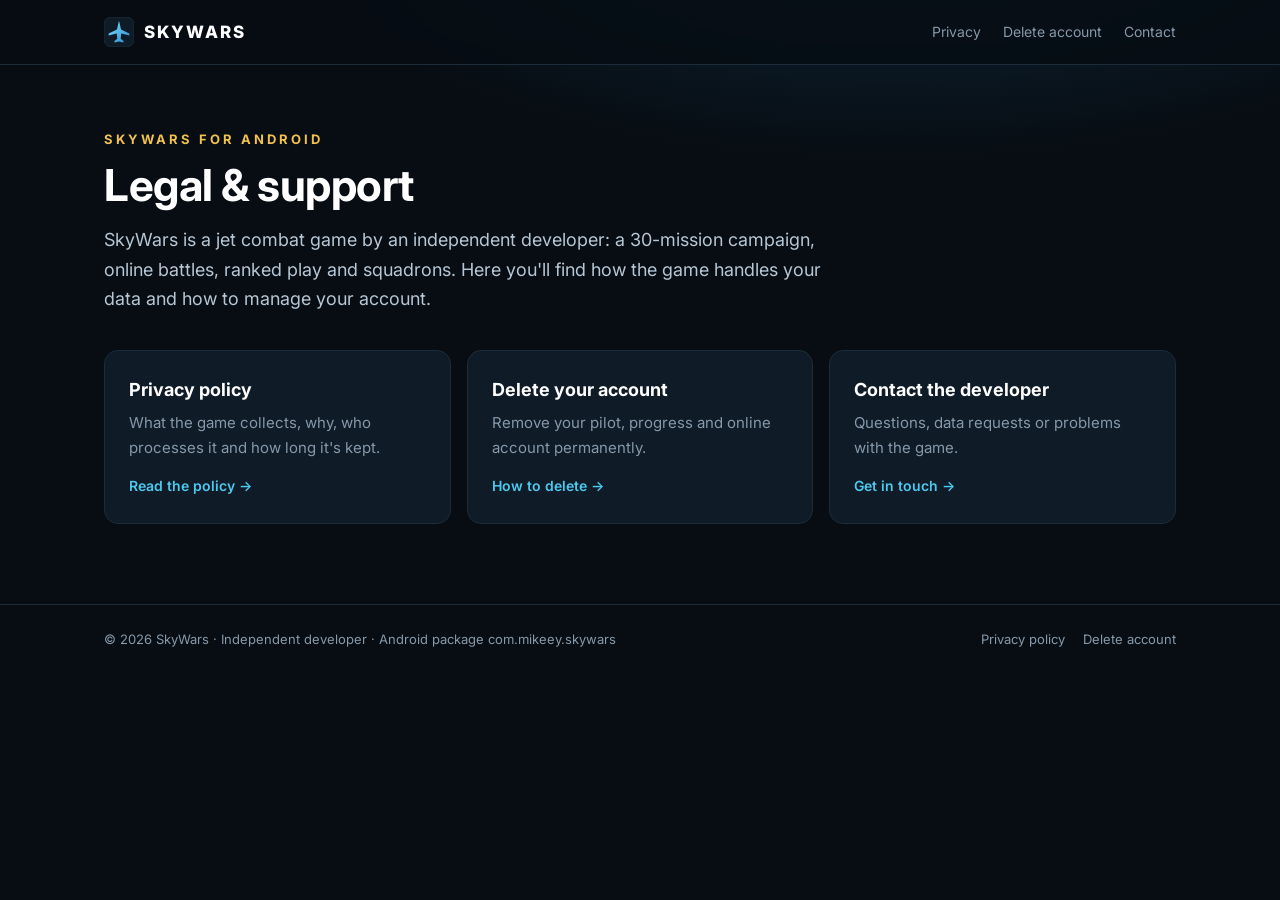
<file: index.html>
<!DOCTYPE html>
<html lang="en">
<head>
<meta charset="utf-8">
<meta name="viewport" content="width=device-width, initial-scale=1">
<title>SkyWars - Legal and support</title>
<meta name="description" content="Privacy policy, account deletion and support for the SkyWars Android game.">
<meta name="theme-color" content="#070d13">
<link rel="icon" href="data:image/svg+xml,<svg viewBox='0 0 32 32' xmlns='http://www.w3.org/2000/svg'><defs><linearGradient id='g' x1='0' y1='0' x2='1' y2='1'><stop offset='0' stop-color='%237fdcff'/><stop offset='1' stop-color='%232a8fd0'/></linearGradient></defs><rect width='32' height='32' rx='8' fill='%230f1b26' stroke='%231c2c3a'/><path d='M16 4l2.2 9.2 8.8 4.3v2.3l-8.6-2.2-.6 5.6 3 2.3v1.8L16 26.1l-4.8 1.2v-1.8l3-2.3-.6-5.6L5 19.8v-2.3l8.8-4.3z' fill='url(%23g)'/></svg>">
<link rel="preconnect" href="https://fonts.googleapis.com"><link rel="preconnect" href="https://fonts.gstatic.com" crossorigin>
<link href="https://fonts.googleapis.com/css2?family=Inter:wght@400;600;700;800&amp;display=swap" rel="stylesheet">
<link rel="stylesheet" href="style.css">
</head>
<body>
<header class="topbar"><div class="wrap">
  <a class="brand" href="index.html"><svg viewBox="0 0 32 32" aria-hidden="true"><defs><linearGradient id="g" x1="0" y1="0" x2="1" y2="1"><stop offset="0" stop-color="#7fdcff"/><stop offset="1" stop-color="#2a8fd0"/></linearGradient></defs><rect width="32" height="32" rx="8" fill="#0f1b26" stroke="#1c2c3a"/><path d="M16 4l2.2 9.2 8.8 4.3v2.3l-8.6-2.2-.6 5.6 3 2.3v1.8L16 26.1l-4.8 1.2v-1.8l3-2.3-.6-5.6L5 19.8v-2.3l8.8-4.3z" fill="url(#g)"/></svg> SKYWARS</a>
  <nav class="nav"><a href="privacy.html">Privacy</a><a href="delete.html">Delete account</a><a class="hide-s" href="privacy.html#contact">Contact</a></nav>
</div></header>
<main class="wrap">
<div class="hero">
  <div class="eyebrow">SkyWars for Android</div>
  <h1>Legal &amp; support</h1>
  <p class="lead">SkyWars is a jet combat game by an independent developer: a 30-mission campaign, online battles, ranked play and squadrons. Here you'll find how the game handles your data and how to manage your account.</p>
</div>
<div class="cards">
  <a class="card" href="privacy.html"><h3>Privacy policy</h3><p>What the game collects, why, who processes it and how long it's kept.</p><span class="go">Read the policy &rarr;</span></a>
  <a class="card" href="delete.html"><h3>Delete your account</h3><p>Remove your pilot, progress and online account permanently.</p><span class="go">How to delete &rarr;</span></a>
  <a class="card" href="privacy.html#contact"><h3>Contact the developer</h3><p>Questions, data requests or problems with the game.</p><span class="go">Get in touch &rarr;</span></a>
</div>
</main>
<footer><div class="wrap">
  <span>&copy; 2026 SkyWars &middot; Independent developer &middot; Android package com.mikeey.skywars</span>
  <span><a href="privacy.html">Privacy policy</a><a href="delete.html">Delete account</a></span>
</div></footer>
</body>
</html>
</file>
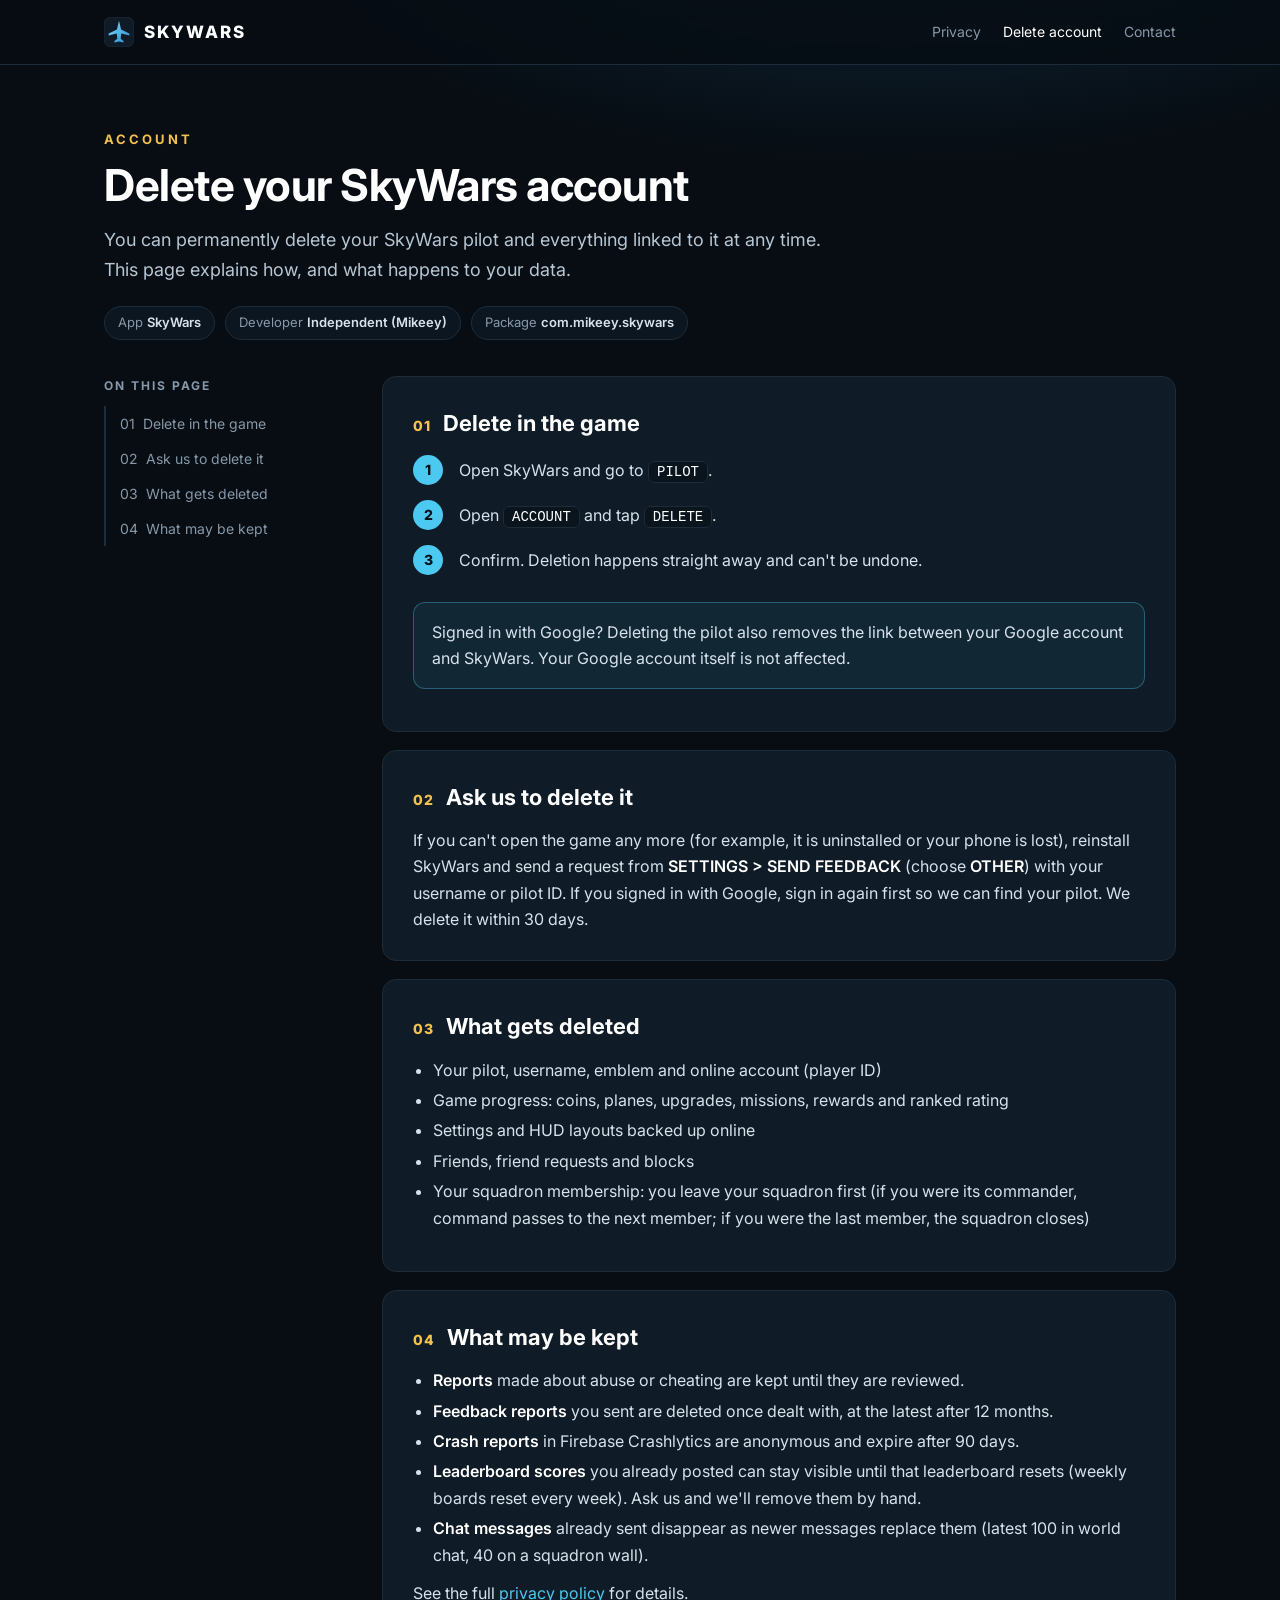
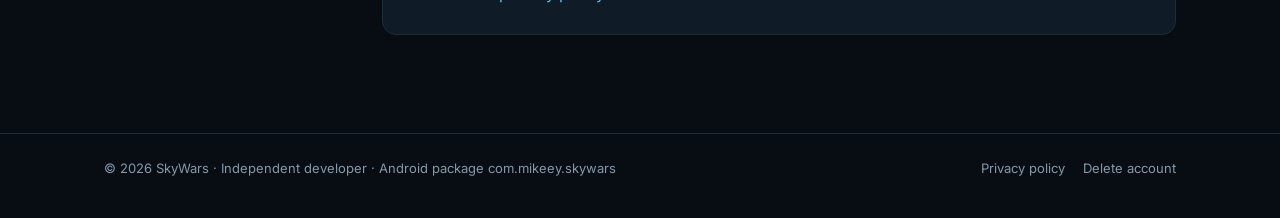
<file: delete.html>
<!DOCTYPE html>
<html lang="en">
<head>
<meta charset="utf-8">
<meta name="viewport" content="width=device-width, initial-scale=1">
<title>Delete your account - SkyWars</title>
<meta name="description" content="How to delete your SkyWars pilot, progress and online account.">
<meta name="theme-color" content="#070d13">
<link rel="icon" href="data:image/svg+xml,<svg viewBox='0 0 32 32' xmlns='http://www.w3.org/2000/svg'><defs><linearGradient id='g' x1='0' y1='0' x2='1' y2='1'><stop offset='0' stop-color='%237fdcff'/><stop offset='1' stop-color='%232a8fd0'/></linearGradient></defs><rect width='32' height='32' rx='8' fill='%230f1b26' stroke='%231c2c3a'/><path d='M16 4l2.2 9.2 8.8 4.3v2.3l-8.6-2.2-.6 5.6 3 2.3v1.8L16 26.1l-4.8 1.2v-1.8l3-2.3-.6-5.6L5 19.8v-2.3l8.8-4.3z' fill='url(%23g)'/></svg>">
<link rel="preconnect" href="https://fonts.googleapis.com"><link rel="preconnect" href="https://fonts.gstatic.com" crossorigin>
<link href="https://fonts.googleapis.com/css2?family=Inter:wght@400;600;700;800&amp;display=swap" rel="stylesheet">
<link rel="stylesheet" href="style.css">
</head>
<body>
<header class="topbar"><div class="wrap">
  <a class="brand" href="index.html"><svg viewBox="0 0 32 32" aria-hidden="true"><defs><linearGradient id="g" x1="0" y1="0" x2="1" y2="1"><stop offset="0" stop-color="#7fdcff"/><stop offset="1" stop-color="#2a8fd0"/></linearGradient></defs><rect width="32" height="32" rx="8" fill="#0f1b26" stroke="#1c2c3a"/><path d="M16 4l2.2 9.2 8.8 4.3v2.3l-8.6-2.2-.6 5.6 3 2.3v1.8L16 26.1l-4.8 1.2v-1.8l3-2.3-.6-5.6L5 19.8v-2.3l8.8-4.3z" fill="url(#g)"/></svg> SKYWARS</a>
  <nav class="nav"><a href="privacy.html">Privacy</a><a href="delete.html" class="on">Delete account</a><a class="hide-s" href="privacy.html#contact">Contact</a></nav>
</div></header>
<main class="wrap">
<div class="hero">
  <div class="eyebrow">Account</div>
  <h1>Delete your SkyWars account</h1>
  <p class="lead">You can permanently delete your SkyWars pilot and everything linked to it at any time. This page explains how, and what happens to your data.</p>
  <div class="meta"><span class="chip">App <b>SkyWars</b></span><span class="chip">Developer <b>Independent (Mikeey)</b></span><span class="chip">Package <b>com.mikeey.skywars</b></span></div>
</div>
<div class="layout">
<aside class="toc"><div class="t">On this page</div>
  <a href="#in-game">01&nbsp;&nbsp;Delete in the game</a>
  <a href="#request">02&nbsp;&nbsp;Ask us to delete it</a>
  <a href="#what">03&nbsp;&nbsp;What gets deleted</a>
  <a href="#kept">04&nbsp;&nbsp;What may be kept</a>
</aside>
<div>
<section id="in-game">
  <h2><span class="n">01</span>Delete in the game</h2>
  <ol class="steps">
    <li>Open SkyWars and go to <span class="path">PILOT</span>.</li>
    <li>Open <span class="path">ACCOUNT</span> and tap <span class="path">DELETE</span>.</li>
    <li>Confirm. Deletion happens straight away and can't be undone.</li>
  </ol>
  <div class="callout">Signed in with Google? Deleting the pilot also removes the link between your Google account and SkyWars. Your Google account itself is not affected.</div>
</section>
<section id="request">
  <h2><span class="n">02</span>Ask us to delete it</h2>
  <p>If you can't open the game any more (for example, it is uninstalled or your phone is lost), reinstall SkyWars and send a request from <b>SETTINGS &gt; SEND FEEDBACK</b> (choose <b>OTHER</b>) with your username or pilot ID. If you signed in with Google, sign in again first so we can find your pilot. We delete it within 30 days.</p>
</section>
<section id="what">
  <h2><span class="n">03</span>What gets deleted</h2>
  <ul class="plain">
    <li>Your pilot, username, emblem and online account (player ID)</li>
    <li>Game progress: coins, planes, upgrades, missions, rewards and ranked rating</li>
    <li>Settings and HUD layouts backed up online</li>
    <li>Friends, friend requests and blocks</li>
    <li>Your squadron membership: you leave your squadron first (if you were its commander, command passes to the next member; if you were the last member, the squadron closes)</li>
  </ul>
</section>
<section id="kept">
  <h2><span class="n">04</span>What may be kept</h2>
  <ul class="plain">
    <li><b>Reports</b> made about abuse or cheating are kept until they are reviewed.</li>
    <li><b>Feedback reports</b> you sent are deleted once dealt with, at the latest after 12 months.</li>
    <li><b>Crash reports</b> in Firebase Crashlytics are anonymous and expire after 90 days.</li>
    <li><b>Leaderboard scores</b> you already posted can stay visible until that leaderboard resets (weekly boards reset every week). Ask us and we'll remove them by hand.</li>
    <li><b>Chat messages</b> already sent disappear as newer messages replace them (latest 100 in world chat, 40 on a squadron wall).</li>
  </ul>
  <p>See the full <a href="privacy.html">privacy policy</a> for details.</p>
</section>
</div>
</div>
</main>
<footer><div class="wrap">
  <span>&copy; 2026 SkyWars &middot; Independent developer &middot; Android package com.mikeey.skywars</span>
  <span><a href="privacy.html">Privacy policy</a><a href="delete.html">Delete account</a></span>
</div></footer>
</body>
</html>
</file>
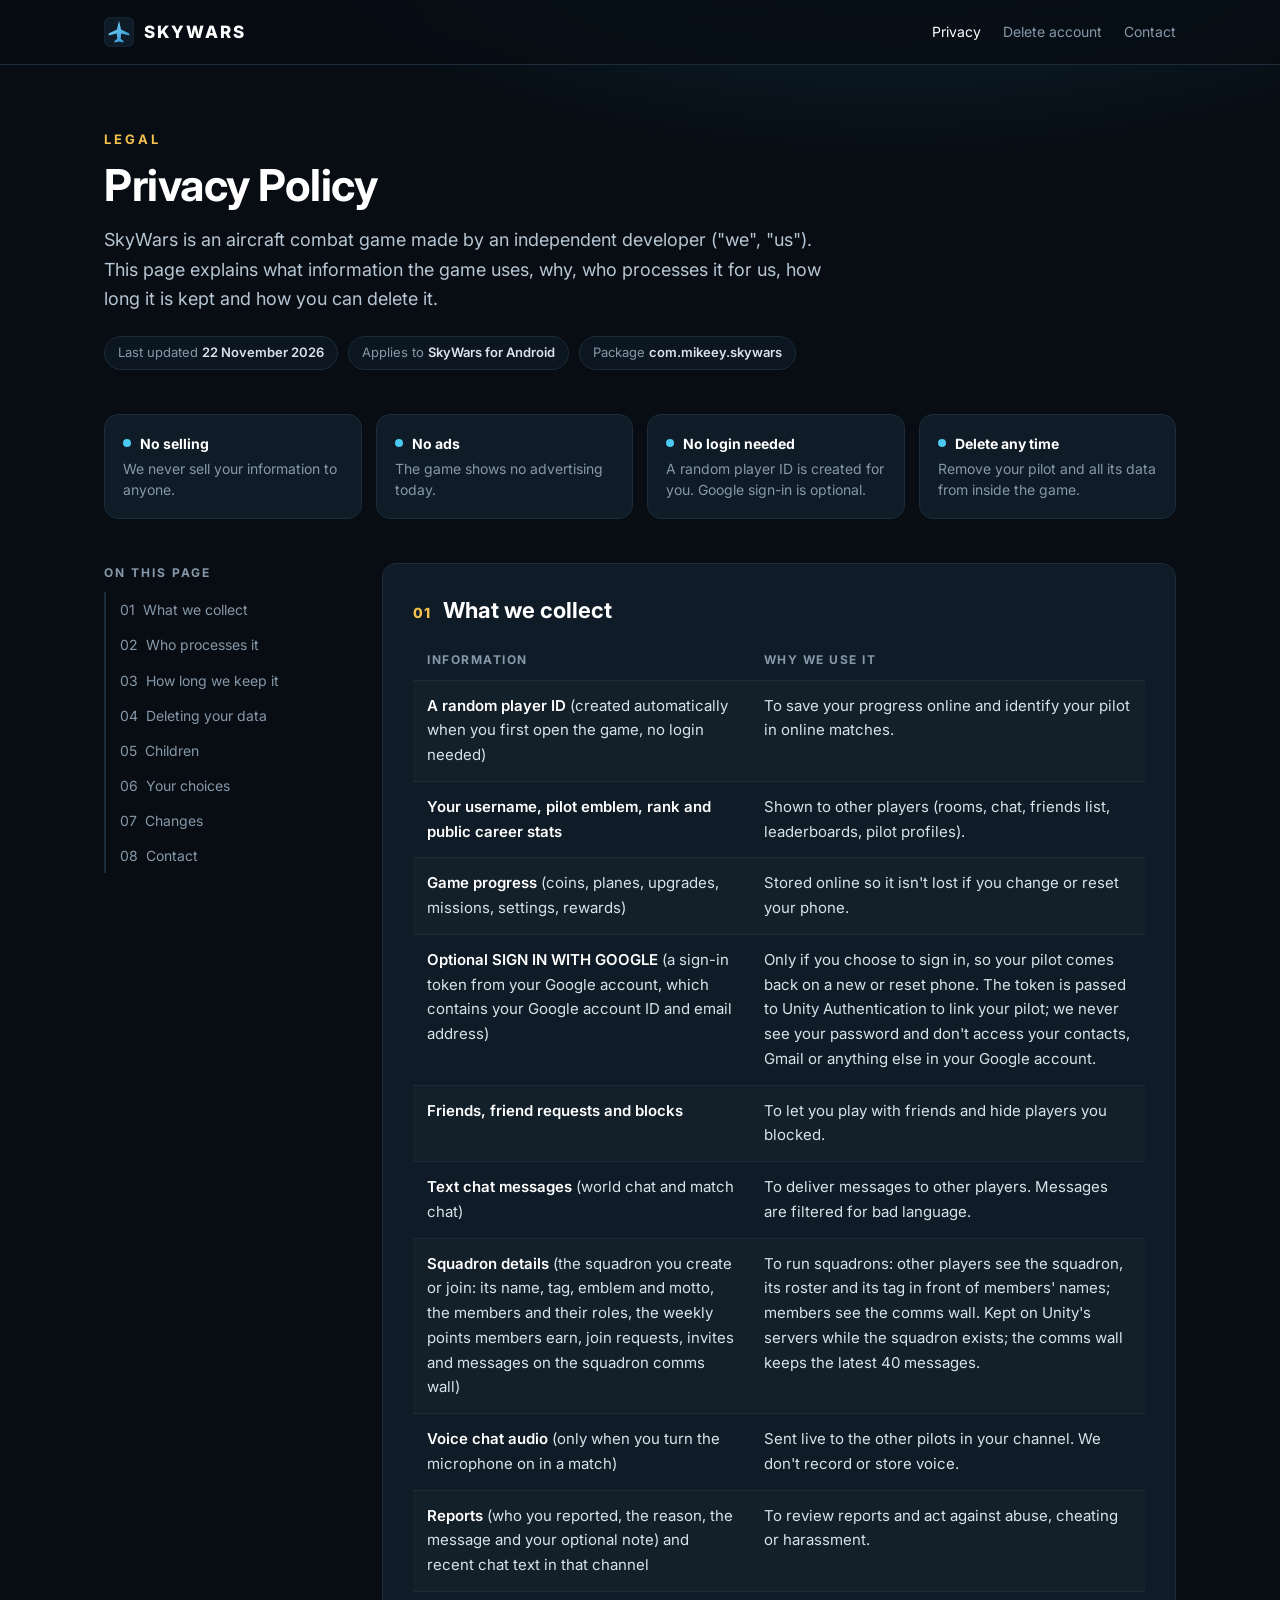
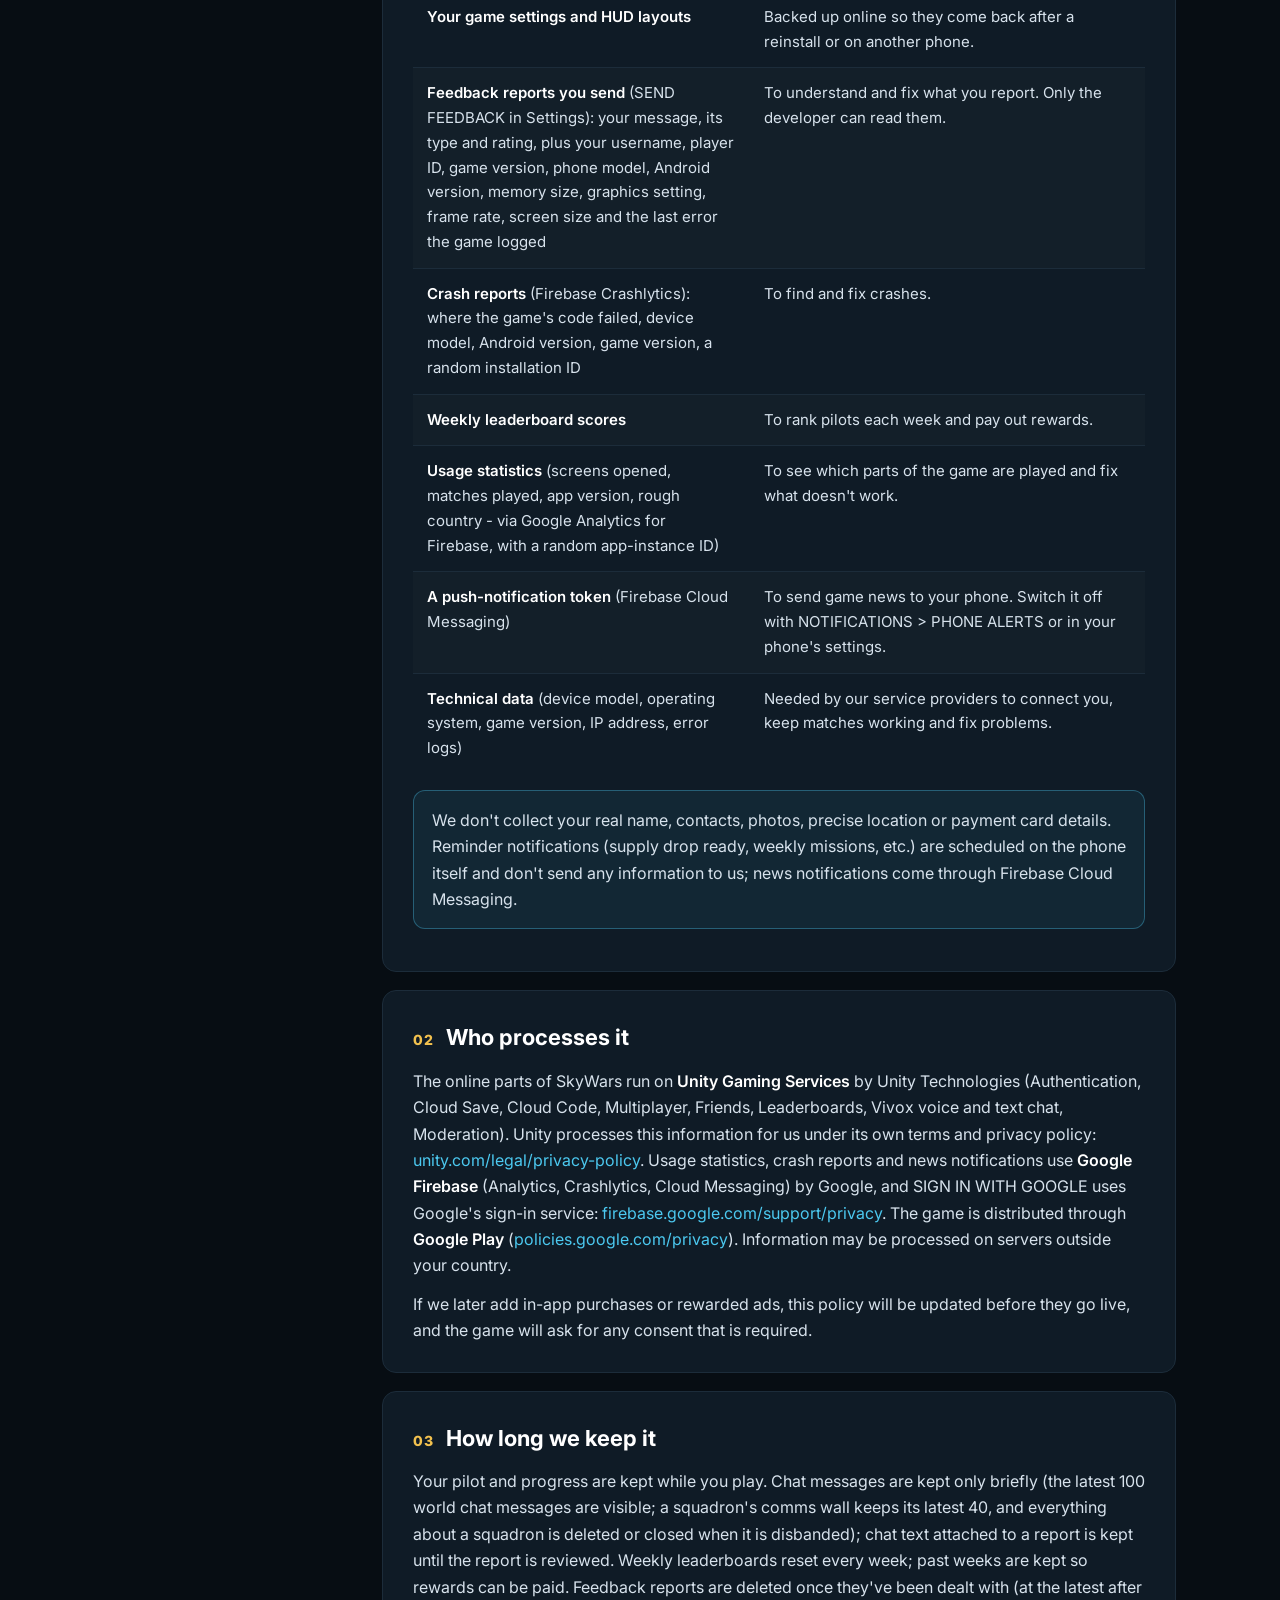
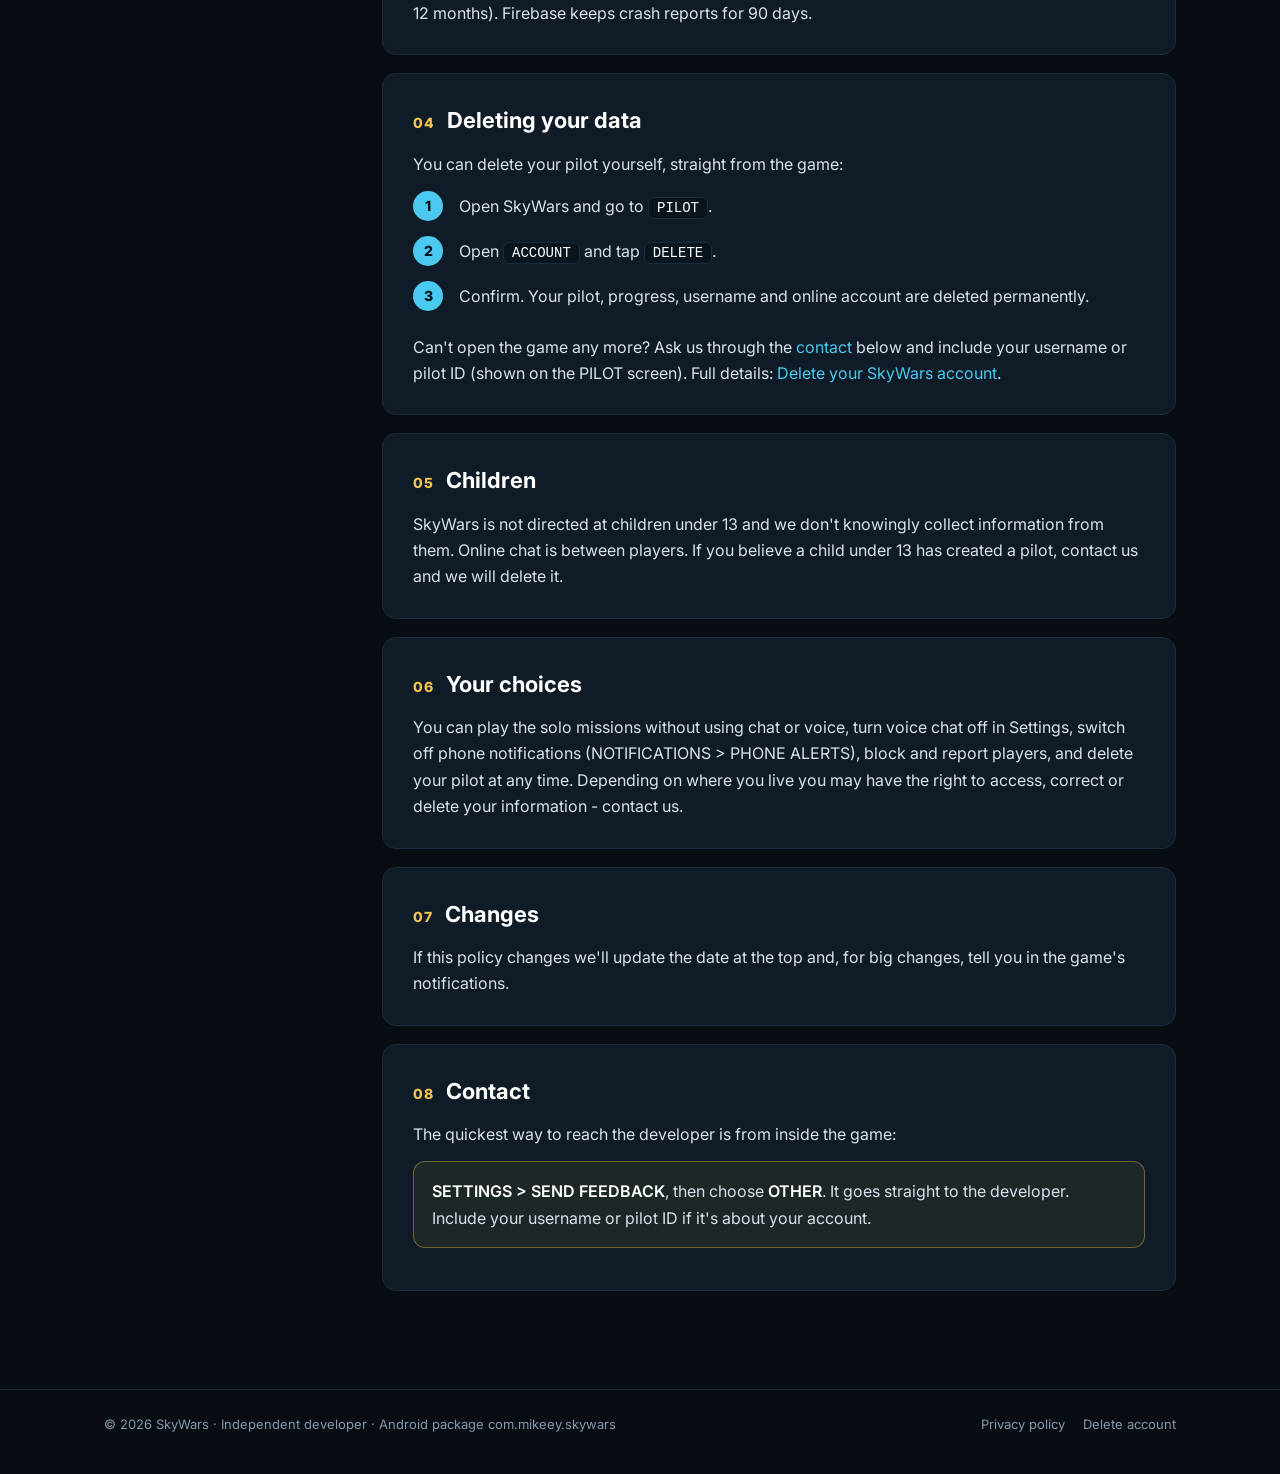
<file: privacy.html>
<!DOCTYPE html>
<html lang="en">
<head>
<meta charset="utf-8">
<meta name="viewport" content="width=device-width, initial-scale=1">
<title>Privacy Policy - SkyWars</title>
<meta name="description" content="How the SkyWars Android game uses, stores and deletes your information.">
<meta name="theme-color" content="#070d13">
<link rel="icon" href="data:image/svg+xml,<svg viewBox='0 0 32 32' xmlns='http://www.w3.org/2000/svg'><defs><linearGradient id='g' x1='0' y1='0' x2='1' y2='1'><stop offset='0' stop-color='%237fdcff'/><stop offset='1' stop-color='%232a8fd0'/></linearGradient></defs><rect width='32' height='32' rx='8' fill='%230f1b26' stroke='%231c2c3a'/><path d='M16 4l2.2 9.2 8.8 4.3v2.3l-8.6-2.2-.6 5.6 3 2.3v1.8L16 26.1l-4.8 1.2v-1.8l3-2.3-.6-5.6L5 19.8v-2.3l8.8-4.3z' fill='url(%23g)'/></svg>">
<link rel="preconnect" href="https://fonts.googleapis.com"><link rel="preconnect" href="https://fonts.gstatic.com" crossorigin>
<link href="https://fonts.googleapis.com/css2?family=Inter:wght@400;600;700;800&amp;display=swap" rel="stylesheet">
<link rel="stylesheet" href="style.css">
</head>
<body>
<header class="topbar"><div class="wrap">
  <a class="brand" href="index.html"><svg viewBox="0 0 32 32" aria-hidden="true"><defs><linearGradient id="g" x1="0" y1="0" x2="1" y2="1"><stop offset="0" stop-color="#7fdcff"/><stop offset="1" stop-color="#2a8fd0"/></linearGradient></defs><rect width="32" height="32" rx="8" fill="#0f1b26" stroke="#1c2c3a"/><path d="M16 4l2.2 9.2 8.8 4.3v2.3l-8.6-2.2-.6 5.6 3 2.3v1.8L16 26.1l-4.8 1.2v-1.8l3-2.3-.6-5.6L5 19.8v-2.3l8.8-4.3z" fill="url(#g)"/></svg> SKYWARS</a>
  <nav class="nav"><a href="privacy.html" class="on">Privacy</a><a href="delete.html">Delete account</a><a class="hide-s" href="privacy.html#contact">Contact</a></nav>
</div></header>
<main class="wrap">
<div class="hero">
  <div class="eyebrow">Legal</div>
  <h1>Privacy Policy</h1>
  <p class="lead">SkyWars is an aircraft combat game made by an independent developer ("we", "us"). This page explains what information the game uses, why, who processes it for us, how long it is kept and how you can delete it.</p>
  <div class="meta"><span class="chip">Last updated <b>22 November 2026</b></span><span class="chip">Applies to <b>SkyWars for Android</b></span><span class="chip">Package <b>com.mikeey.skywars</b></span></div>
</div>

<div class="glance">
  <div><span class="k">No selling</span><span>We never sell your information to anyone.</span></div>
  <div><span class="k">No ads</span><span>The game shows no advertising today.</span></div>
  <div><span class="k">No login needed</span><span>A random player ID is created for you. Google sign-in is optional.</span></div>
  <div><span class="k">Delete any time</span><span>Remove your pilot and all its data from inside the game.</span></div>
</div>

<div class="layout">
<aside class="toc"><div class="t">On this page</div>
  <a href="#collect">01&nbsp;&nbsp;What we collect</a>
  <a href="#processors">02&nbsp;&nbsp;Who processes it</a>
  <a href="#retention">03&nbsp;&nbsp;How long we keep it</a>
  <a href="#delete">04&nbsp;&nbsp;Deleting your data</a>
  <a href="#children">05&nbsp;&nbsp;Children</a>
  <a href="#choices">06&nbsp;&nbsp;Your choices</a>
  <a href="#changes">07&nbsp;&nbsp;Changes</a>
  <a href="#contact">08&nbsp;&nbsp;Contact</a>
</aside>
<div>
<section id="collect">
  <h2><span class="n">01</span>What we collect</h2>
  <table class="data">
    <thead><tr><th>Information</th><th>Why we use it</th></tr></thead>
    <tbody>
    <tr><td><b>A random player ID</b> (created automatically when you first open the game, no login needed)</td><td>To save your progress online and identify your pilot in online matches.</td></tr>
    <tr><td><b>Your username, pilot emblem, rank and public career stats</b></td><td>Shown to other players (rooms, chat, friends list, leaderboards, pilot profiles).</td></tr>
    <tr><td><b>Game progress</b> (coins, planes, upgrades, missions, settings, rewards)</td><td>Stored online so it isn't lost if you change or reset your phone.</td></tr>
    <tr><td><b>Optional SIGN IN WITH GOOGLE</b> (a sign-in token from your Google account, which contains your Google account ID and email address)</td><td>Only if you choose to sign in, so your pilot comes back on a new or reset phone. The token is passed to Unity Authentication to link your pilot; we never see your password and don't access your contacts, Gmail or anything else in your Google account.</td></tr>
    <tr><td><b>Friends, friend requests and blocks</b></td><td>To let you play with friends and hide players you blocked.</td></tr>
    <tr><td><b>Text chat messages</b> (world chat and match chat)</td><td>To deliver messages to other players. Messages are filtered for bad language.</td></tr>
    <tr><td><b>Squadron details</b> (the squadron you create or join: its name, tag, emblem and motto, the members and their roles, the weekly points members earn, join requests, invites and messages on the squadron comms wall)</td><td>To run squadrons: other players see the squadron, its roster and its tag in front of members' names; members see the comms wall. Kept on Unity's servers while the squadron exists; the comms wall keeps the latest 40 messages.</td></tr>
    <tr><td><b>Voice chat audio</b> (only when you turn the microphone on in a match)</td><td>Sent live to the other pilots in your channel. We don't record or store voice.</td></tr>
    <tr><td><b>Reports</b> (who you reported, the reason, the message and your optional note) and recent chat text in that channel</td><td>To review reports and act against abuse, cheating or harassment.</td></tr>
    <tr><td><b>Your game settings and HUD layouts</b></td><td>Backed up online so they come back after a reinstall or on another phone.</td></tr>
    <tr><td><b>Feedback reports you send</b> (SEND FEEDBACK in Settings): your message, its type and rating, plus your username, player ID, game version, phone model, Android version, memory size, graphics setting, frame rate, screen size and the last error the game logged</td><td>To understand and fix what you report. Only the developer can read them.</td></tr>
    <tr><td><b>Crash reports</b> (Firebase Crashlytics): where the game's code failed, device model, Android version, game version, a random installation ID</td><td>To find and fix crashes.</td></tr>
    <tr><td><b>Weekly leaderboard scores</b></td><td>To rank pilots each week and pay out rewards.</td></tr>
    <tr><td><b>Usage statistics</b> (screens opened, matches played, app version, rough country - via Google Analytics for Firebase, with a random app-instance ID)</td><td>To see which parts of the game are played and fix what doesn't work.</td></tr>
    <tr><td><b>A push-notification token</b> (Firebase Cloud Messaging)</td><td>To send game news to your phone. Switch it off with NOTIFICATIONS &gt; PHONE ALERTS or in your phone's settings.</td></tr>
    <tr><td><b>Technical data</b> (device model, operating system, game version, IP address, error logs)</td><td>Needed by our service providers to connect you, keep matches working and fix problems.</td></tr>
    </tbody>
  </table>
  <div class="callout">We don't collect your real name, contacts, photos, precise location or payment card details. Reminder notifications (supply drop ready, weekly missions, etc.) are scheduled on the phone itself and don't send any information to us; news notifications come through Firebase Cloud Messaging.</div>
</section>
<section id="processors">
  <h2><span class="n">02</span>Who processes it</h2>
  <p>The online parts of SkyWars run on <b>Unity Gaming Services</b> by Unity Technologies (Authentication, Cloud Save, Cloud Code, Multiplayer, Friends, Leaderboards, Vivox voice and text chat, Moderation). Unity processes this information for us under its own terms and privacy policy: <a href="https://unity.com/legal/privacy-policy">unity.com/legal/privacy-policy</a>. Usage statistics, crash reports and news notifications use <b>Google Firebase</b> (Analytics, Crashlytics, Cloud Messaging) by Google, and SIGN IN WITH GOOGLE uses Google's sign-in service: <a href="https://firebase.google.com/support/privacy">firebase.google.com/support/privacy</a>. The game is distributed through <b>Google Play</b> (<a href="https://policies.google.com/privacy">policies.google.com/privacy</a>). Information may be processed on servers outside your country.</p>
<p>If we later add in-app purchases or rewarded ads, this policy will be updated before they go live, and the game will ask for any consent that is required.</p>
</section>
<section id="retention">
  <h2><span class="n">03</span>How long we keep it</h2>
  <p>Your pilot and progress are kept while you play. Chat messages are kept only briefly (the latest 100 world chat messages are visible; a squadron's comms wall keeps its latest 40, and everything about a squadron is deleted or closed when it is disbanded); chat text attached to a report is kept until the report is reviewed. Weekly leaderboards reset every week; past weeks are kept so rewards can be paid. Feedback reports are deleted once they've been dealt with (at the latest after 12 months). Firebase keeps crash reports for 90 days.</p>
</section>
<section id="delete">
  <h2><span class="n">04</span>Deleting your data</h2>
  <p>You can delete your pilot yourself, straight from the game:</p>
  <ol class="steps">
    <li>Open SkyWars and go to <span class="path">PILOT</span>.</li>
    <li>Open <span class="path">ACCOUNT</span> and tap <span class="path">DELETE</span>.</li>
    <li>Confirm. Your pilot, progress, username and online account are deleted permanently.</li>
  </ol>
  <p>Can't open the game any more? Ask us through the <a href="#contact">contact</a> below and include your username or pilot ID (shown on the PILOT screen). Full details: <a href="delete.html">Delete your SkyWars account</a>.</p>
</section>
<section id="children">
  <h2><span class="n">05</span>Children</h2>
  <p>SkyWars is not directed at children under 13 and we don't knowingly collect information from them. Online chat is between players. If you believe a child under 13 has created a pilot, contact us and we will delete it.</p>
</section>
<section id="choices">
  <h2><span class="n">06</span>Your choices</h2>
  <p>You can play the solo missions without using chat or voice, turn voice chat off in Settings, switch off phone notifications (NOTIFICATIONS &gt; PHONE ALERTS), block and report players, and delete your pilot at any time. Depending on where you live you may have the right to access, correct or delete your information - contact us.</p>
</section>
<section id="changes">
  <h2><span class="n">07</span>Changes</h2>
  <p>If this policy changes we'll update the date at the top and, for big changes, tell you in the game's notifications.</p>
</section>
<section id="contact">
  <h2><span class="n">08</span>Contact</h2>
  <p>The quickest way to reach the developer is from inside the game:</p>
  <div class="callout gold"><b>SETTINGS &gt; SEND FEEDBACK</b>, then choose <b>OTHER</b>. It goes straight to the developer. Include your username or pilot ID if it's about your account.</div>
</section>
</div>
</div>
</main>
<footer><div class="wrap">
  <span>&copy; 2026 SkyWars &middot; Independent developer &middot; Android package com.mikeey.skywars</span>
  <span><a href="privacy.html">Privacy policy</a><a href="delete.html">Delete account</a></span>
</div></footer>
</body>
</html>
</file>
<file: style.css>
/* SkyWars legal pages - shared style (source of truth: Docs/legal/ in the game repo) */
:root {
  --bg: #070d13;
  --bg2: #0c1620;
  --card: #0f1b26;
  --line: #1c2c3a;
  --text: #d7e2ec;
  --muted: #8698a9;
  --sky: #4cc9f0;
  --gold: #f2c14e;
  --radius: 14px;
}
* { box-sizing: border-box; }
html { scroll-behavior: smooth; scroll-padding-top: 84px; background: #070d13; }
body {
  margin: 0;
  background: radial-gradient(1200px 600px at 70% -200px, #12324a 0%, transparent 60%), var(--bg);
  color: var(--text);
  font: 16px/1.65 "Inter", -apple-system, "Segoe UI", Roboto, Arial, sans-serif;
  background-repeat: no-repeat;
  min-height: 100vh;
  -webkit-font-smoothing: antialiased;
}
a { color: var(--sky); text-decoration: none; }
a:hover { text-decoration: underline; }
b, strong { color: #fff; font-weight: 600; }

/* top bar */
.topbar {
  position: sticky; top: 0; z-index: 10;
  background: rgba(7, 13, 19, .82);
  backdrop-filter: blur(10px); -webkit-backdrop-filter: blur(10px);
  border-bottom: 1px solid var(--line);
}
.topbar .wrap { display: flex; align-items: center; justify-content: space-between; height: 64px; }
.brand { display: flex; align-items: center; gap: 10px; color: #fff; font-weight: 800; letter-spacing: 2px; font-size: 17px; }
.brand:hover { text-decoration: none; }
.brand svg { width: 30px; height: 30px; }
.nav { display: flex; gap: 22px; font-size: 14px; }
.nav a { color: var(--muted); }
.nav a:hover, .nav a.on { color: #fff; text-decoration: none; }

.wrap { max-width: 1120px; margin: 0 auto; padding: 0 24px; }

/* page header */
.hero { padding: 64px 0 36px; }
.eyebrow { color: var(--gold); font-size: 13px; font-weight: 700; letter-spacing: 3px; text-transform: uppercase; }
.hero h1 { font-size: 44px; line-height: 1.15; margin: 10px 0 14px; color: #fff; letter-spacing: -.5px; }
.hero p.lead { max-width: 720px; color: #b7c6d4; font-size: 18px; margin: 0; }
.meta { display: flex; flex-wrap: wrap; gap: 10px; margin-top: 22px; }
.chip { border: 1px solid var(--line); background: var(--bg2); color: var(--muted); border-radius: 999px; padding: 5px 13px; font-size: 13px; }
.chip b { color: var(--text); font-weight: 600; }

/* at a glance */
.glance { display: grid; grid-template-columns: repeat(4, 1fr); gap: 14px; margin: 8px 0 44px; }
.glance div { background: var(--card); border: 1px solid var(--line); border-radius: var(--radius); padding: 18px; }
.glance .k { display: block; color: #fff; font-weight: 700; margin-bottom: 4px; }
.glance .k::before { content: ""; display: inline-block; width: 8px; height: 8px; border-radius: 50%; background: var(--sky); margin-right: 9px; vertical-align: 2px; }
.glance span { color: var(--muted); font-size: 14px; line-height: 1.5; display: block; }

/* layout: contents + body */
.layout { display: grid; grid-template-columns: 230px 1fr; gap: 48px; align-items: start; padding-bottom: 80px; }
.toc { position: sticky; top: 92px; font-size: 14px; }
.toc .t { color: var(--muted); font-size: 12px; letter-spacing: 2px; text-transform: uppercase; font-weight: 700; margin-bottom: 10px; }
.toc a { display: block; color: var(--muted); padding: 6px 0 6px 14px; border-left: 2px solid var(--line); }
.toc a:hover { color: #fff; border-left-color: var(--sky); text-decoration: none; }

section { background: var(--card); border: 1px solid var(--line); border-radius: var(--radius); padding: 28px 30px; margin-bottom: 18px; }
section h2 { margin: 0 0 12px; font-size: 22px; color: #fff; display: flex; align-items: baseline; gap: 12px; }
section h2 .n { color: var(--gold); font-size: 14px; font-weight: 800; letter-spacing: 1px; }
section p { margin: 0 0 12px; }
section p:last-child { margin-bottom: 0; }

/* data table */
.data { width: 100%; border-collapse: collapse; font-size: 15px; margin: 6px 0 16px; }
.data th { text-align: left; color: var(--muted); font-size: 12px; letter-spacing: 1.5px; text-transform: uppercase; font-weight: 700; padding: 10px 14px; border-bottom: 1px solid var(--line); }
.data td { vertical-align: top; padding: 13px 14px; border-bottom: 1px solid var(--line); }
.data tr:last-child td { border-bottom: 0; }
.data td:first-child { width: 46%; }
.data tbody tr:nth-child(odd) td { background: rgba(255, 255, 255, .015); }

/* callouts + steps */
.callout { border: 1px solid rgba(76, 201, 240, .35); background: rgba(76, 201, 240, .07); border-radius: 12px; padding: 16px 18px; margin: 14px 0; }
.callout.gold { border-color: rgba(242, 193, 78, .4); background: rgba(242, 193, 78, .07); }
.path { font-family: ui-monospace, "SFMono-Regular", Consolas, monospace; font-size: 14px; background: #0a141d; border: 1px solid var(--line); border-radius: 6px; padding: 2px 8px; color: #fff; white-space: nowrap; }
ol.steps { counter-reset: s; list-style: none; padding: 0; margin: 10px 0; }
ol.steps li { counter-increment: s; position: relative; padding: 4px 0 14px 46px; }
ol.steps li::before { content: counter(s); position: absolute; left: 0; top: 2px; width: 30px; height: 30px; border-radius: 50%; background: var(--sky); color: #04121b; font-weight: 800; text-align: center; line-height: 30px; font-size: 14px; }
ul.plain { margin: 6px 0 12px; padding-left: 20px; }
ul.plain li { margin: 4px 0; }

/* landing cards */
.cards { display: grid; grid-template-columns: repeat(3, 1fr); gap: 16px; padding-bottom: 80px; }
.card { display: block; background: var(--card); border: 1px solid var(--line); border-radius: var(--radius); padding: 24px; color: var(--text); transition: border-color .15s, transform .15s; }
.card:hover { border-color: var(--sky); transform: translateY(-2px); text-decoration: none; }
.card h3 { margin: 0 0 6px; color: #fff; font-size: 18px; }
.card p { margin: 0; color: var(--muted); font-size: 15px; }
.card .go { display: inline-block; margin-top: 14px; color: var(--sky); font-weight: 600; font-size: 14px; }

footer { border-top: 1px solid var(--line); color: var(--muted); font-size: 13px; }
footer .wrap { display: flex; justify-content: space-between; flex-wrap: wrap; gap: 10px; padding-top: 24px; padding-bottom: 40px; }
footer a { color: var(--muted); margin-left: 18px; }
footer a:hover { color: #fff; }

@media (max-width: 900px) {
  .layout { grid-template-columns: 1fr; gap: 0; }
  .toc { display: none; }
  .glance { grid-template-columns: repeat(2, 1fr); }
  .cards { grid-template-columns: 1fr; }
}
@media (max-width: 600px) {
  .hero { padding: 40px 0 26px; }
  .hero h1 { font-size: 32px; }
  .hero p.lead { font-size: 16px; }
  .nav { gap: 14px; }
  .nav a.hide-s { display: none; }
  .glance { grid-template-columns: 1fr; }
  section { padding: 22px 18px; }
  .data thead { display: none; }
  .data, .data tbody, .data tr, .data td { display: block; width: 100% !important; }
  .data tr { border-bottom: 1px solid var(--line); padding: 10px 0; }
  .data td { border: 0; padding: 4px 0; background: none !important; }
  .data td:first-child { color: #fff; }
  footer a { margin: 0 14px 0 0; }
}
</file>
